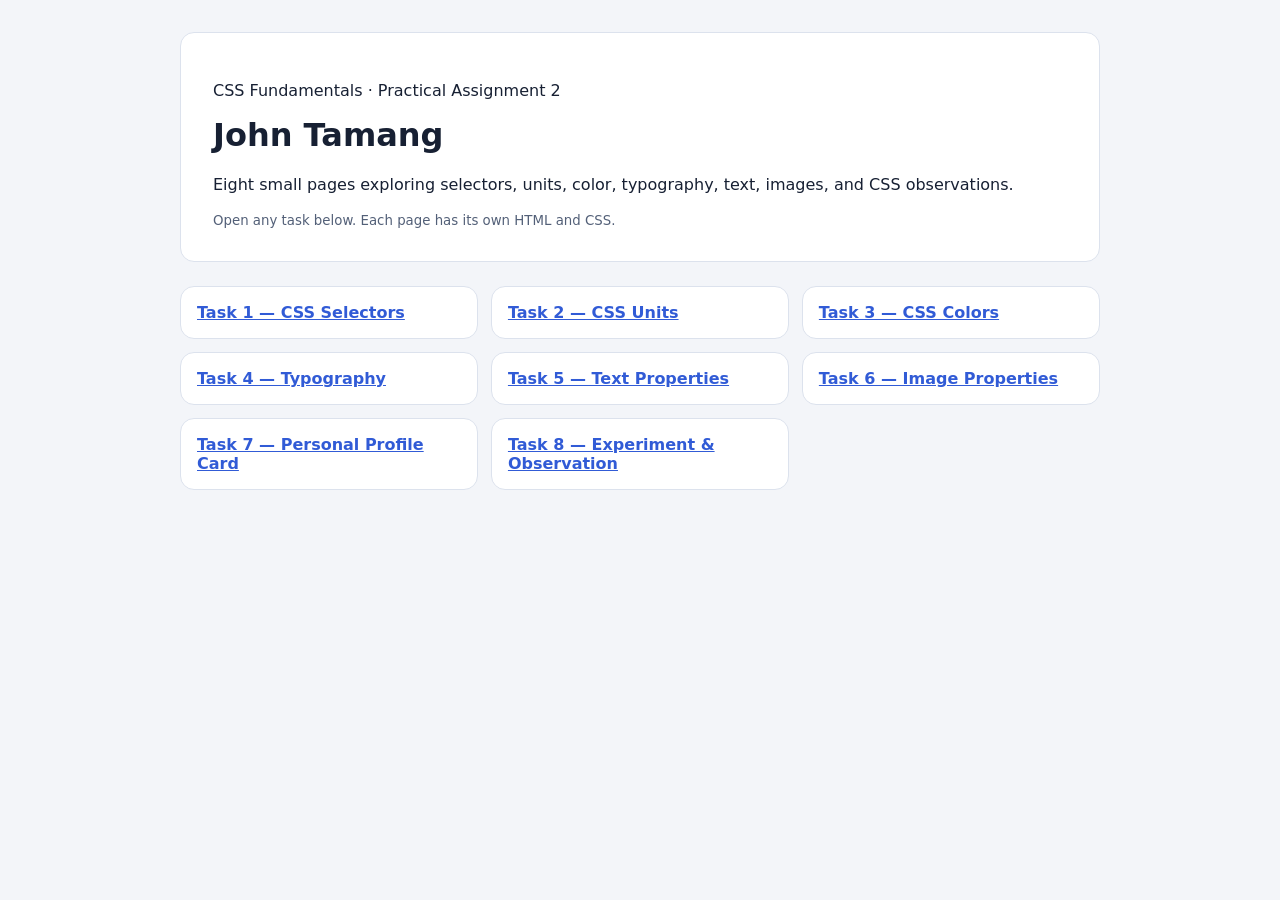
<file: index.html>
<!doctype html>
<html lang="en">
<head>
  <meta charset="utf-8">
  <meta name="viewport" content="width=device-width, initial-scale=1">
  <title>John Tamang | CSS Practical Assignment 2</title>
  <style>
    :root { color-scheme: light; font-family: system-ui, sans-serif; background: #f3f5f9; color: #172033; }
    body { max-width: 920px; margin: 0 auto; padding: 2rem 1rem; }
    header, li { background: white; border: 1px solid #dce2ed; border-radius: 14px; }
    header { padding: 2rem; margin-bottom: 1.5rem; }
    h1 { margin-top: 0; }
    ol { display: grid; grid-template-columns: repeat(auto-fit, minmax(230px, 1fr)); gap: .8rem; padding: 0; list-style: none; }
    li { padding: 1rem; }
    a { color: #315bd6; font-weight: 650; }
    small { color: #536078; }
  </style>
</head>
<body>
  <header>
    <p>CSS Fundamentals · Practical Assignment 2</p>
    <h1>John Tamang</h1>
    <p>Eight small pages exploring selectors, units, color, typography, text, images, and CSS observations.</p>
    <small>Open any task below. Each page has its own HTML and CSS.</small>
  </header>
  <main>
    <ol>
      <li><a href="Task%201%20-%20CSS%20Selectors/index.html">Task 1 — CSS Selectors</a></li>
      <li><a href="Task%202%20-%20CSS%20Units/index.html">Task 2 — CSS Units</a></li>
      <li><a href="Task%203%20-%20CSS%20Colors/index.html">Task 3 — CSS Colors</a></li>
      <li><a href="Task%204%20-%20Typography/index.html">Task 4 — Typography</a></li>
      <li><a href="Task%205%20-%20Text%20Properties/index.html">Task 5 — Text Properties</a></li>
      <li><a href="Task%206%20-%20Image%20Properties/index.html">Task 6 — Image Properties</a></li>
      <li><a href="Task%207%20-%20Profile%20Card/index.html">Task 7 — Personal Profile Card</a></li>
      <li><a href="Task%208%20-%20Experiment%20and%20Observation/index.html">Task 8 — Experiment &amp; Observation</a></li>
    </ol>
  </main>
</body>
</html>
</file>
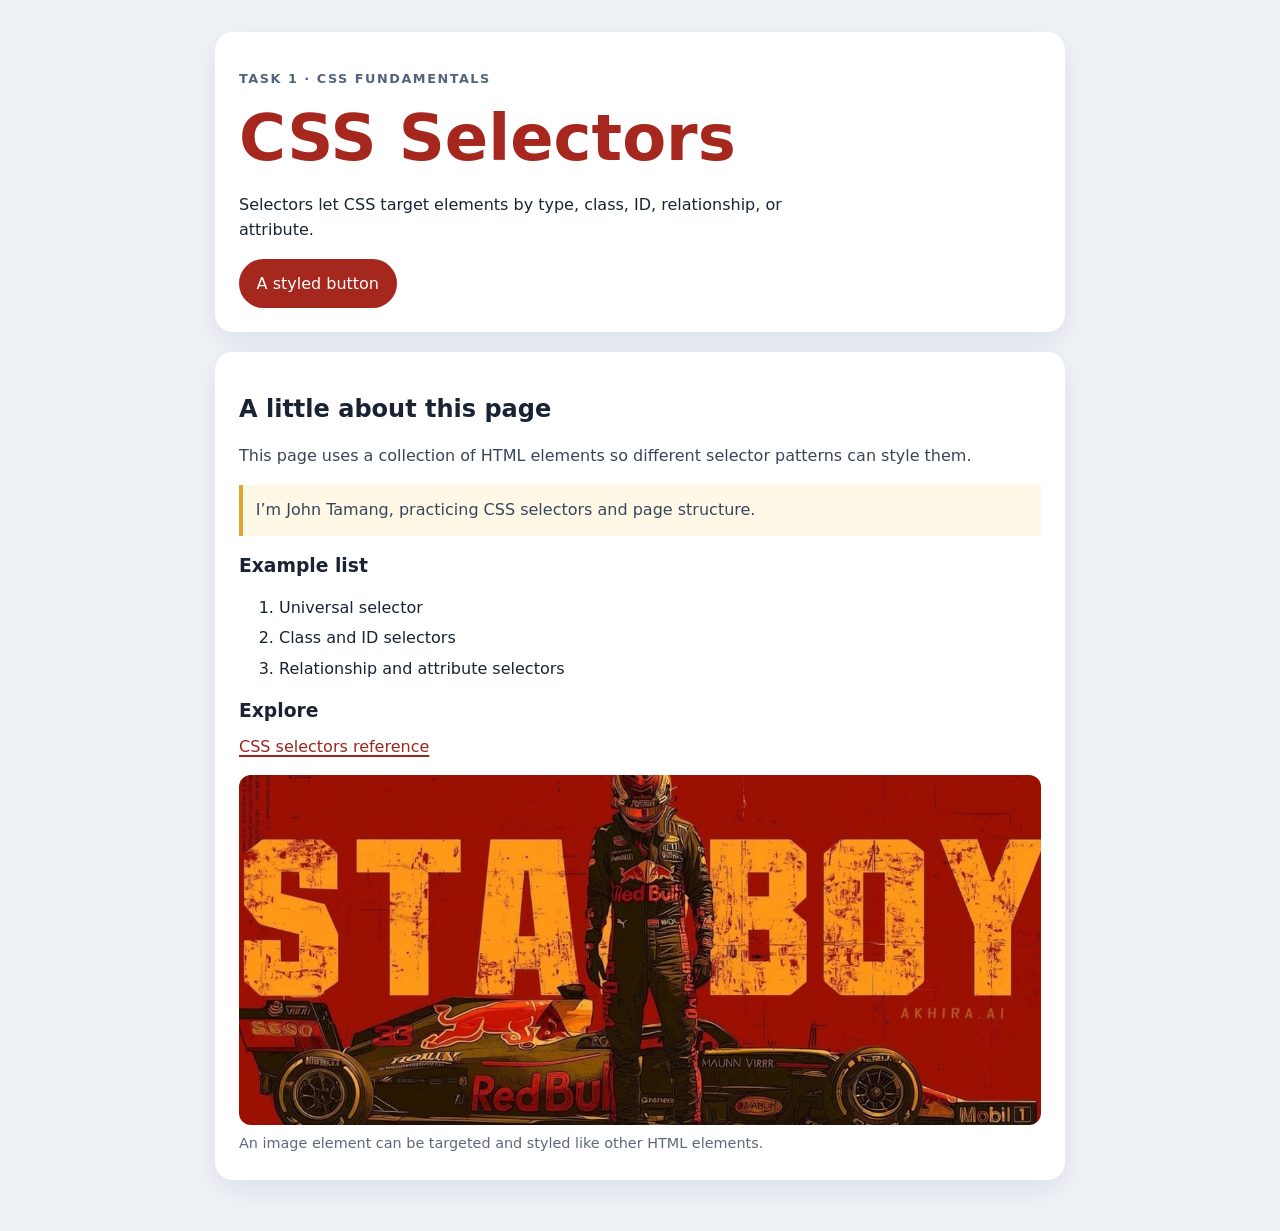
<file: Task 1 - CSS Selectors/index.html>
<!doctype html>
<html lang="en">
<head>
  <meta charset="utf-8">
  <meta name="viewport" content="width=device-width, initial-scale=1">
  <title>Task 1 — CSS Selectors</title>
  <link rel="stylesheet" href="style.css">
</head>
<body>
  <header class="hero" id="top">
    <p class="eyebrow">Task 1 · CSS Fundamentals</p>
    <h1 id="page-title">CSS Selectors</h1>
    <p class="intro">Selectors let CSS target elements by type, class, ID, relationship, or attribute.</p>
    <button type="button" class="primary-button">A styled button</button>
  </header>
  <main>
    <section class="panel selector-demo" aria-labelledby="about-heading">
      <h2 id="about-heading">A little about this page</h2>
      <p>This page uses a collection of HTML elements so different selector patterns can style them.</p>
      <p class="note">I’m John Tamang, practicing CSS selectors and page structure.</p>
      <h3>Example list</h3>
      <ol class="link-list">
        <li>Universal selector</li>
        <li>Class and ID selectors</li>
        <li>Relationship and attribute selectors</li>
      </ol>
      <h3>Explore</h3>
      <p><a href="https://developer.mozilla.org/en-US/docs/Web/CSS/CSS_selectors" target="_blank" rel="noreferrer">CSS selectors reference</a></p>
      <figure>
        <img src="../assets/racing-art.jpeg" alt="Illustrated racing driver and race car">
        <figcaption>An image element can be targeted and styled like other HTML elements.</figcaption>
      </figure>
    </section>
  </main>
</body>
</html>
</file>
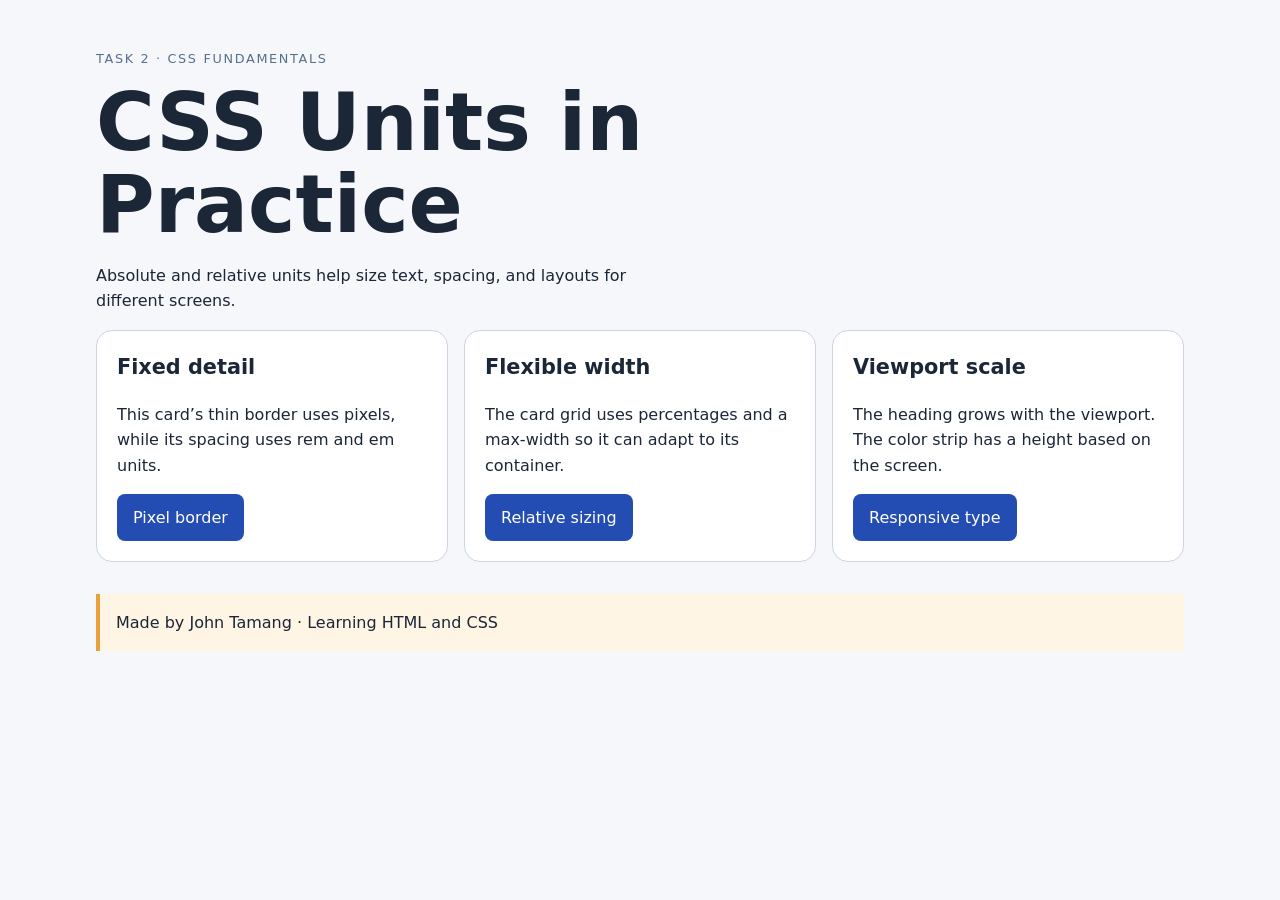
<file: Task 2 - CSS Units/index.html>
<!doctype html>
<html lang="en">
<head>
  <meta charset="utf-8">
  <meta name="viewport" content="width=device-width, initial-scale=1">
  <title>Task 2 — CSS Units</title>
  <link rel="stylesheet" href="style.css">
</head>
<body>
  <main class="container">
    <header class="intro">
      <p class="eyebrow">Task 2 · CSS Fundamentals</p>
      <h1>CSS Units in Practice</h1>
      <p>Absolute and relative units help size text, spacing, and layouts for different screens.</p>
    </header>
    <section class="cards" aria-label="Examples of CSS units">
      <article class="card">
        <h2>Fixed detail</h2>
        <p>This card’s thin border uses pixels, while its spacing uses rem and em units.</p>
        <button type="button">Pixel border</button>
      </article>
      <article class="card">
        <h2>Flexible width</h2>
        <p>The card grid uses percentages and a max-width so it can adapt to its container.</p>
        <button type="button">Relative sizing</button>
      </article>
      <article class="card">
        <h2>Viewport scale</h2>
        <p>The heading grows with the viewport. The color strip has a height based on the screen.</p>
        <button type="button">Responsive type</button>
      </article>
    </section>
    <p class="unit-note">Made by John Tamang · Learning HTML and CSS</p>
  </main>
</body>
</html>
</file>
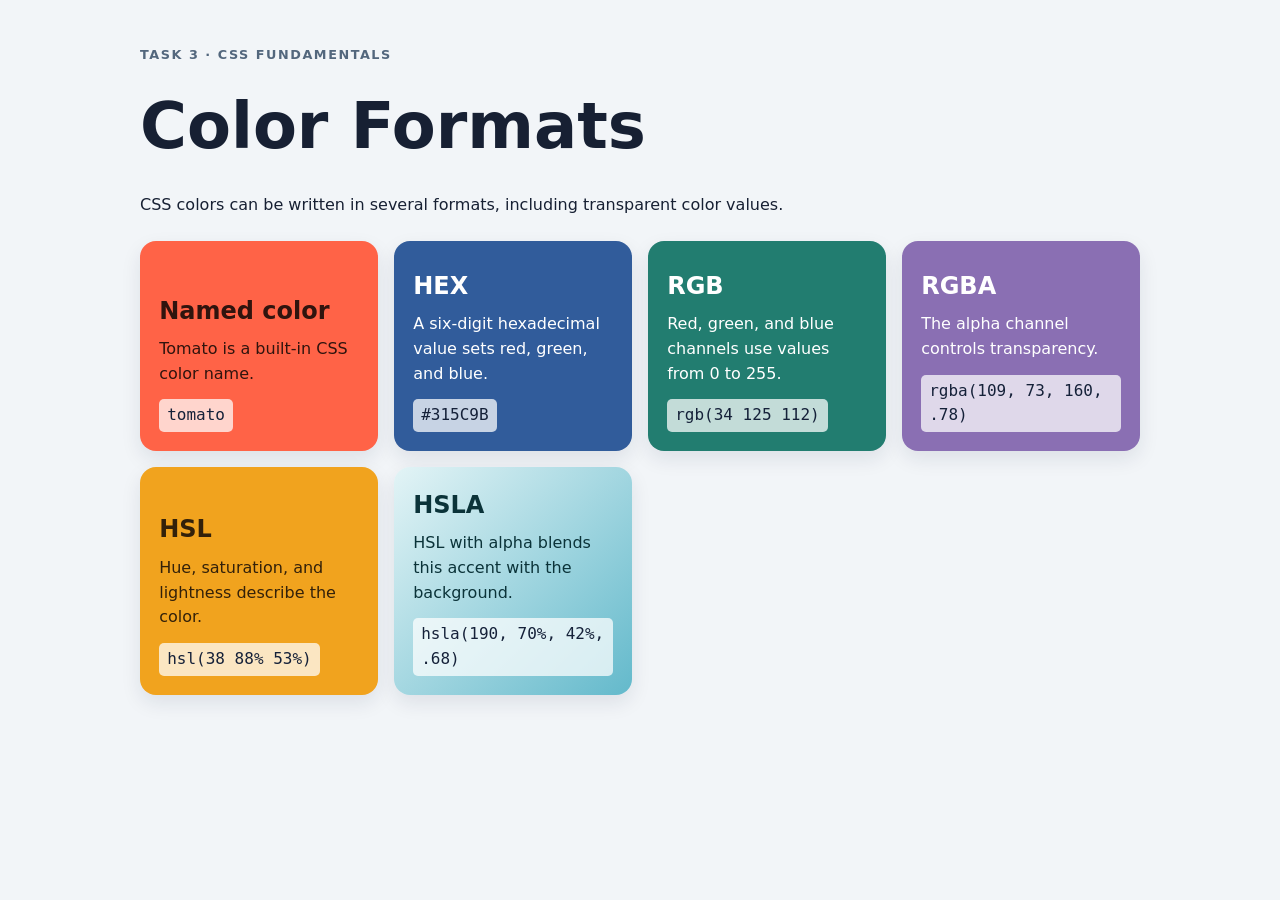
<file: Task 3 - CSS Colors/index.html>
<!doctype html>
<html lang="en">
<head>
  <meta charset="utf-8">
  <meta name="viewport" content="width=device-width, initial-scale=1">
  <title>Task 3 — CSS Colors</title>
  <link rel="stylesheet" href="style.css">
</head>
<body>
  <main class="page">
    <header><p class="eyebrow">Task 3 · CSS Fundamentals</p><h1>Color Formats</h1><p>CSS colors can be written in several formats, including transparent color values.</p></header>
    <section class="swatches" aria-label="Six CSS color examples">
      <article class="swatch named"><h2>Named color</h2><p>Tomato is a built-in CSS color name.</p><code>tomato</code></article>
      <article class="swatch hex"><h2>HEX</h2><p>A six-digit hexadecimal value sets red, green, and blue.</p><code>#315C9B</code></article>
      <article class="swatch rgb"><h2>RGB</h2><p>Red, green, and blue channels use values from 0 to 255.</p><code>rgb(34 125 112)</code></article>
      <article class="swatch rgba"><h2>RGBA</h2><p>The alpha channel controls transparency.</p><code>rgba(109, 73, 160, .78)</code></article>
      <article class="swatch hsl"><h2>HSL</h2><p>Hue, saturation, and lightness describe the color.</p><code>hsl(38 88% 53%)</code></article>
      <article class="swatch hsla"><h2>HSLA</h2><p>HSL with alpha blends this accent with the background.</p><code>hsla(190, 70%, 42%, .68)</code></article>
    </section>
  </main>
</body>
</html>
</file>
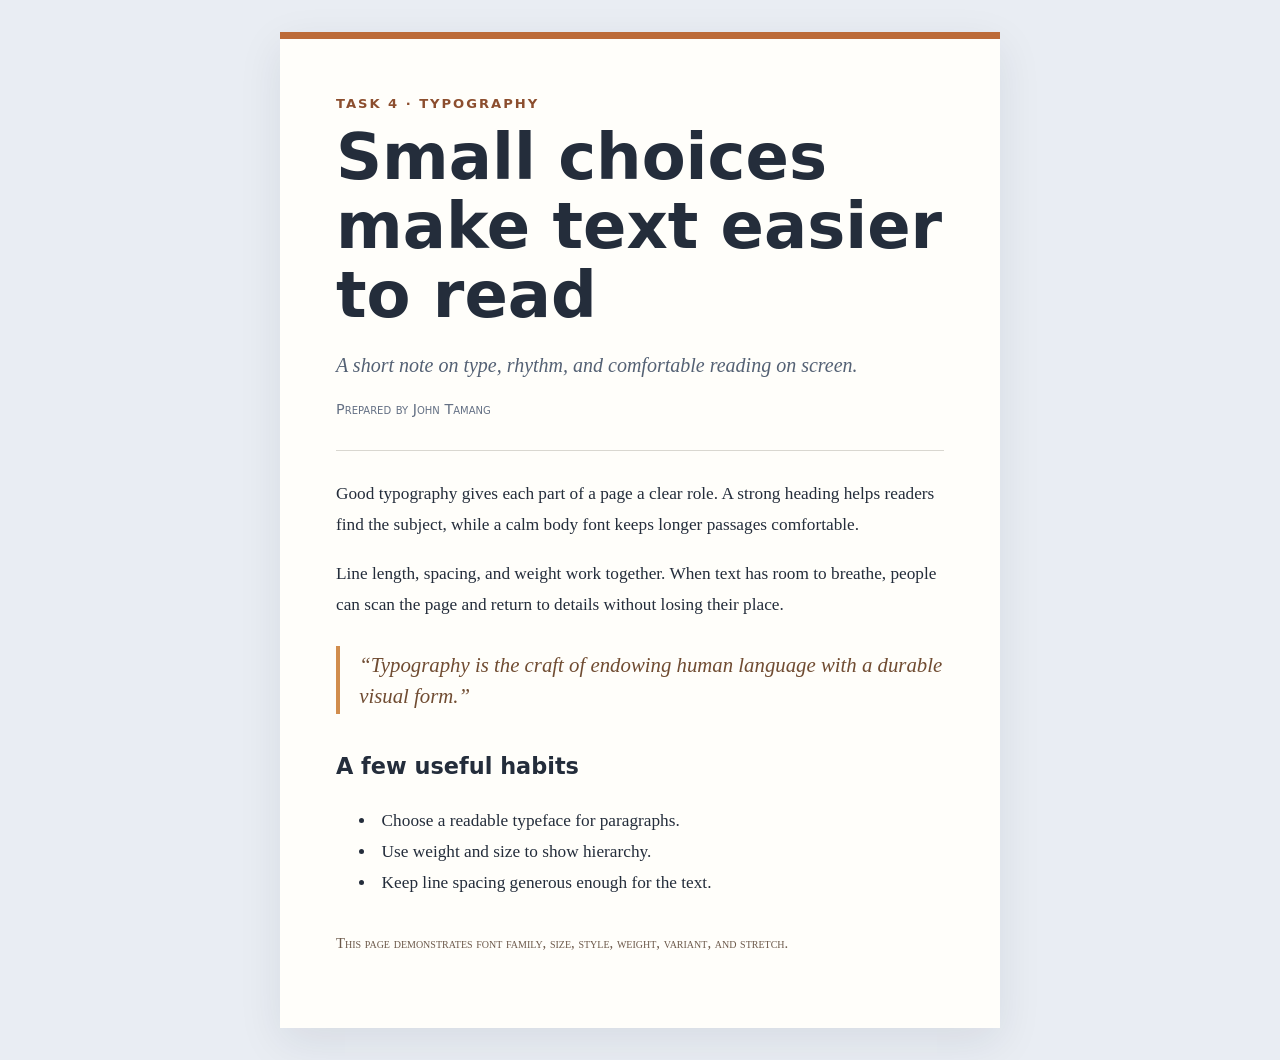
<file: Task 4 - Typography/index.html>
<!doctype html>
<html lang="en">
<head>
  <meta charset="utf-8">
  <meta name="viewport" content="width=device-width, initial-scale=1">
  <title>Task 4 — Typography</title>
  <link rel="stylesheet" href="style.css">
</head>
<body>
  <article class="article">
    <p class="kicker">Task 4 · Typography</p>
    <h1>Small choices make text easier to read</h1>
    <p class="subtitle">A short note on type, rhythm, and comfortable reading on screen.</p>
    <p class="byline">Prepared by John Tamang</p>
    <hr>
    <p>Good typography gives each part of a page a clear role. A strong heading helps readers find the subject, while a calm body font keeps longer passages comfortable.</p>
    <p>Line length, spacing, and weight work together. When text has room to breathe, people can scan the page and return to details without losing their place.</p>
    <blockquote>“Typography is the craft of endowing human language with a durable visual form.”</blockquote>
    <h2>A few useful habits</h2>
    <ul>
      <li>Choose a readable typeface for paragraphs.</li>
      <li>Use weight and size to show hierarchy.</li>
      <li>Keep line spacing generous enough for the text.</li>
    </ul>
    <p class="closing">This page demonstrates font family, size, style, weight, variant, and stretch.</p>
  </article>
</body>
</html>
</file>
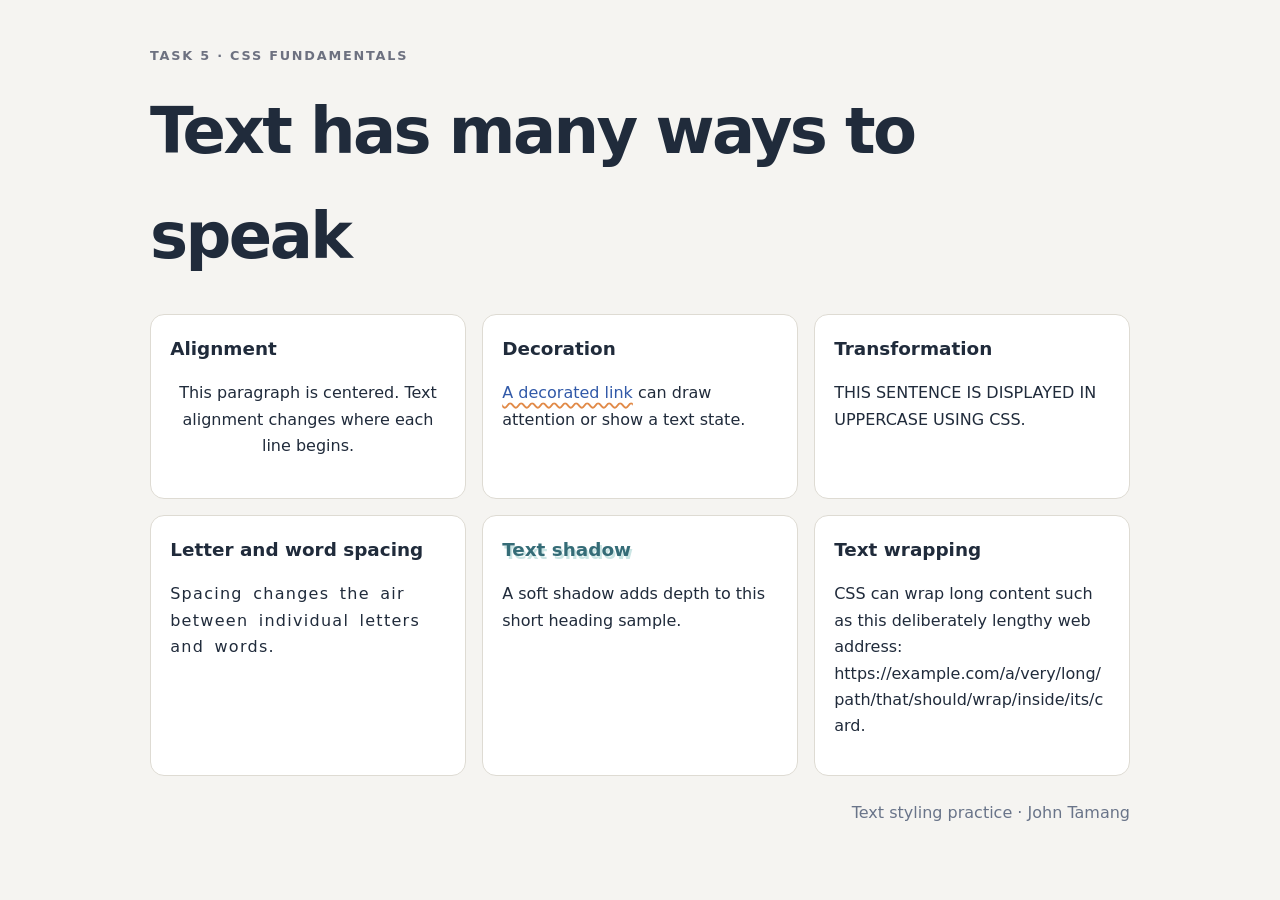
<file: Task 5 - Text Properties/index.html>
<!doctype html>
<html lang="en">
<head>
  <meta charset="utf-8">
  <meta name="viewport" content="width=device-width, initial-scale=1">
  <title>Task 5 — Text Properties</title>
  <link rel="stylesheet" href="style.css">
</head>
<body>
  <main class="page">
    <p class="eyebrow">Task 5 · CSS Fundamentals</p>
    <h1>Text has many ways to speak</h1>
    <section class="examples">
      <article class="example align"><h2>Alignment</h2><p>This paragraph is centered. Text alignment changes where each line begins.</p></article>
      <article class="example decorate"><h2>Decoration</h2><p><a href="https://developer.mozilla.org/en-US/docs/Web/CSS/text-decoration">A decorated link</a> can draw attention or show a text state.</p></article>
      <article class="example transform"><h2>Transformation</h2><p>this sentence is displayed in uppercase using CSS.</p></article>
      <article class="example spacing"><h2>Letter and word spacing</h2><p>Spacing changes the air between individual letters and words.</p></article>
      <article class="example shadow"><h2>Text shadow</h2><p>A soft shadow adds depth to this short heading sample.</p></article>
      <article class="example wrapping"><h2>Text wrapping</h2><p>CSS can wrap long content such as this deliberately lengthy web address: https://example.com/a/very/long/path/that/should/wrap/inside/its/card.</p></article>
    </section>
    <p class="credit">Text styling practice · John Tamang</p>
  </main>
</body>
</html>
</file>
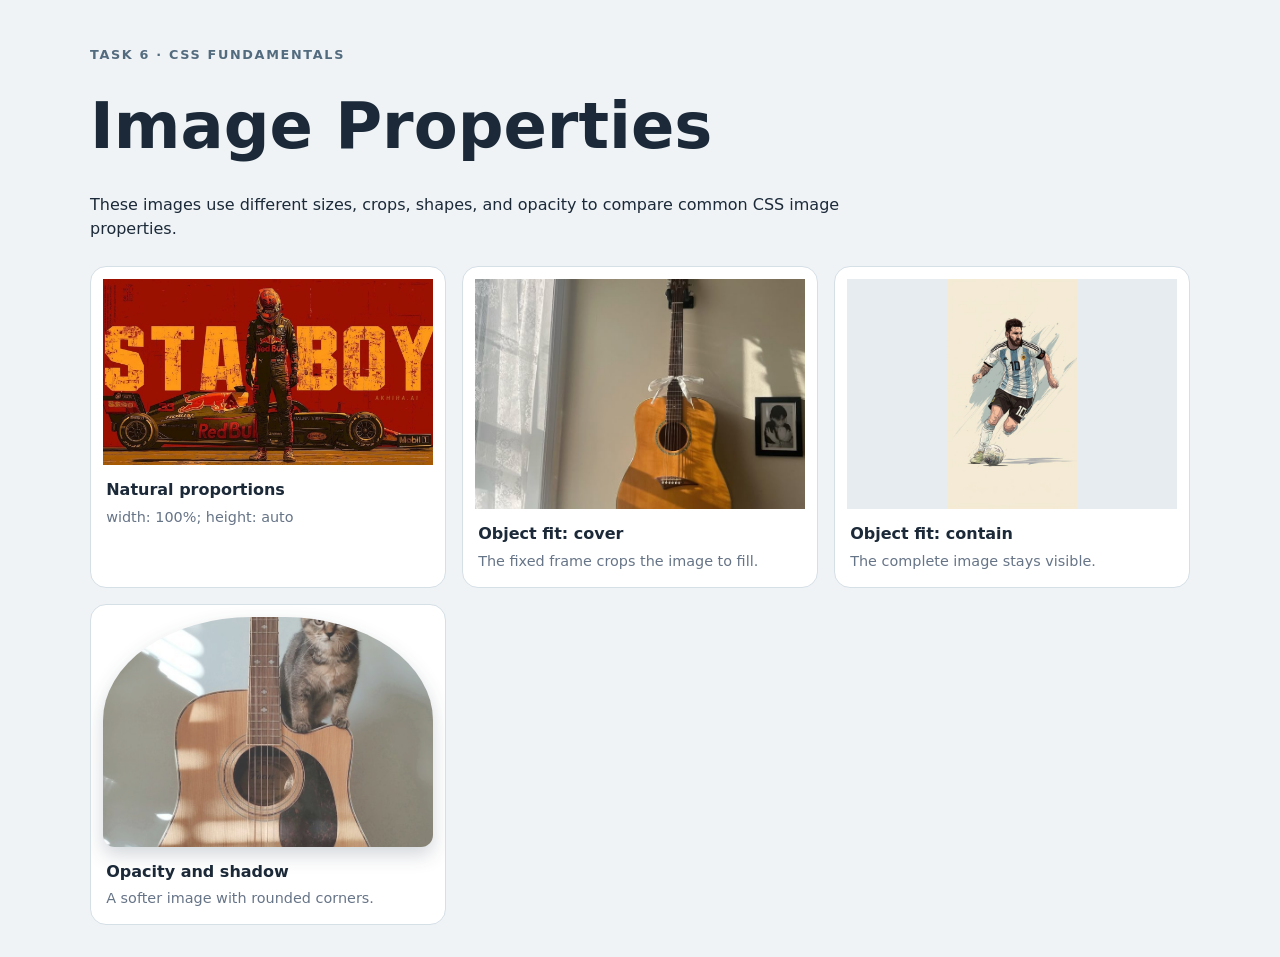
<file: Task 6 - Image Properties/index.html>
<!doctype html>
<html lang="en">
<head>
  <meta charset="utf-8">
  <meta name="viewport" content="width=device-width, initial-scale=1">
  <title>Task 6 — Image Properties</title>
  <link rel="stylesheet" href="style.css">
</head>
<body>
  <main class="page">
    <header><p class="eyebrow">Task 6 · CSS Fundamentals</p><h1>Image Properties</h1><p>These images use different sizes, crops, shapes, and opacity to compare common CSS image properties.</p></header>
    <section class="gallery" aria-label="Image property examples">
      <figure class="image-card"><img class="natural" src="../assets/racing-art.jpeg" alt="Illustrated racing driver standing in front of a race car"><figcaption><strong>Natural proportions</strong><span>width: 100%; height: auto</span></figcaption></figure>
      <figure class="image-card"><img class="cover" src="../assets/guitar-room.jpeg" alt="Acoustic guitar hanging in a sunlit room"><figcaption><strong>Object fit: cover</strong><span>The fixed frame crops the image to fill.</span></figcaption></figure>
      <figure class="image-card"><img class="contain" src="../assets/football-art.jpeg" alt="Illustration of a footballer in Argentina colors"><figcaption><strong>Object fit: contain</strong><span>The complete image stays visible.</span></figcaption></figure>
      <figure class="image-card"><img class="soft" src="../assets/guitar-cat.jpeg" alt="Kitten sitting beside an acoustic guitar"><figcaption><strong>Opacity and shadow</strong><span>A softer image with rounded corners.</span></figcaption></figure>
    </section>
  </main>
</body>
</html>
</file>
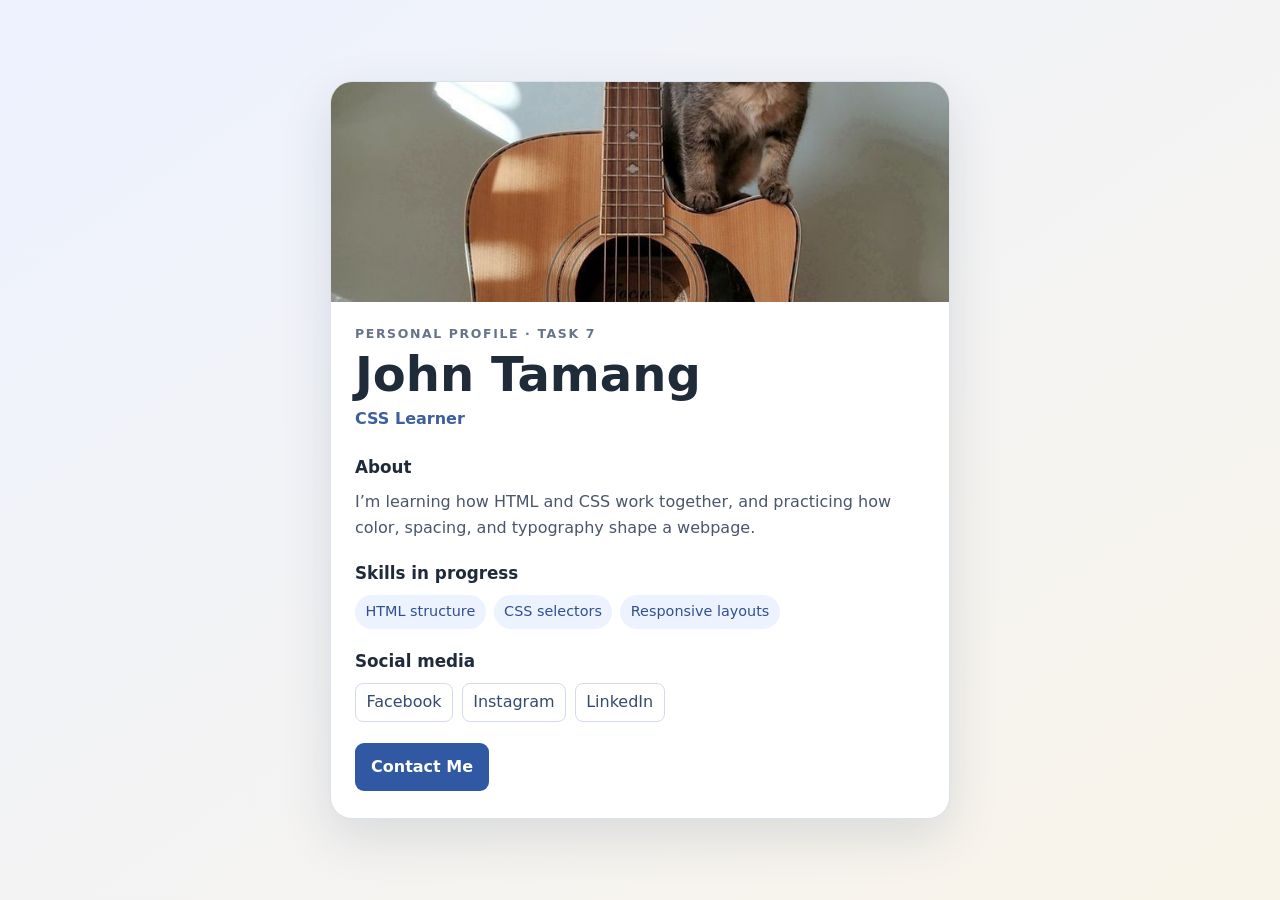
<file: Task 7 - Profile Card/index.html>
<!doctype html>
<html lang="en">
<head>
  <meta charset="utf-8">
  <meta name="viewport" content="width=device-width, initial-scale=1">
  <title>Task 7 — John Tamang Profile Card</title>
  <link rel="stylesheet" href="style.css">
</head>
<body>
  <main class="profile-card">
    <div class="profile-art"><img src="../assets/guitar-cat.jpeg" alt="A kitten sitting beside an acoustic guitar"></div>
    <p class="eyebrow">Personal Profile · Task 7</p>
    <h1 id="name">John Tamang</h1>
    <p class="profession">CSS Learner</p>
    <section>
      <h2>About</h2>
      <p class="description">I’m learning how HTML and CSS work together, and practicing how color, spacing, and typography shape a webpage.</p>
    </section>
    <section>
      <h2>Skills in progress</h2>
      <ul class="skills"><li>HTML structure</li><li>CSS selectors</li><li>Responsive layouts</li></ul>
    </section>
    <section id="social-links">
      <h2>Social media</h2>
      <nav class="social-links" aria-label="Social media platforms">
        <a href="https://www.facebook.com/">Facebook</a>
        <a href="https://www.instagram.com/">Instagram</a>
        <a href="https://www.linkedin.com/">LinkedIn</a>
      </nav>
    </section>
    <a class="contact-button" href="#social-links">Contact Me</a>
  </main>
</body>
</html>
</file>
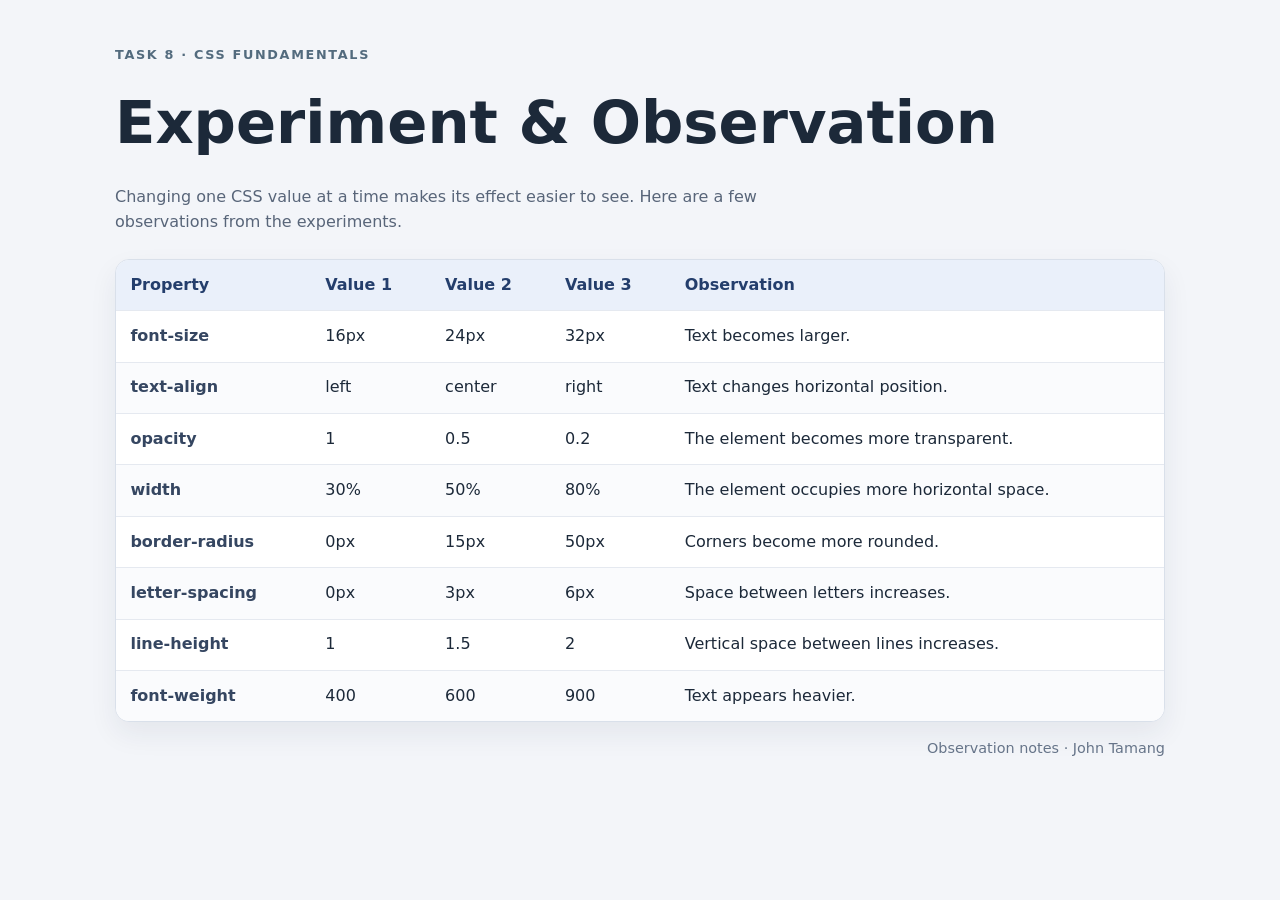
<file: Task 8 - Experiment and Observation/index.html>
<!doctype html>
<html lang="en">
<head>
  <meta charset="utf-8">
  <meta name="viewport" content="width=device-width, initial-scale=1">
  <title>Task 8 — CSS Experiment &amp; Observation</title>
  <link rel="stylesheet" href="style.css">
</head>
<body>
  <main class="page">
    <p class="eyebrow">Task 8 · CSS Fundamentals</p>
    <h1>Experiment &amp; Observation</h1>
    <p class="intro">Changing one CSS value at a time makes its effect easier to see. Here are a few observations from the experiments.</p>
    <div class="table-wrap">
      <table>
        <thead><tr><th>Property</th><th>Value 1</th><th>Value 2</th><th>Value 3</th><th>Observation</th></tr></thead>
        <tbody>
          <tr><th scope="row">font-size</th><td>16px</td><td>24px</td><td>32px</td><td>Text becomes larger.</td></tr>
          <tr><th scope="row">text-align</th><td>left</td><td>center</td><td>right</td><td>Text changes horizontal position.</td></tr>
          <tr><th scope="row">opacity</th><td>1</td><td>0.5</td><td>0.2</td><td>The element becomes more transparent.</td></tr>
          <tr><th scope="row">width</th><td>30%</td><td>50%</td><td>80%</td><td>The element occupies more horizontal space.</td></tr>
          <tr><th scope="row">border-radius</th><td>0px</td><td>15px</td><td>50px</td><td>Corners become more rounded.</td></tr>
          <tr><th scope="row">letter-spacing</th><td>0px</td><td>3px</td><td>6px</td><td>Space between letters increases.</td></tr>
          <tr><th scope="row">line-height</th><td>1</td><td>1.5</td><td>2</td><td>Vertical space between lines increases.</td></tr>
          <tr><th scope="row">font-weight</th><td>400</td><td>600</td><td>900</td><td>Text appears heavier.</td></tr>
        </tbody>
      </table>
    </div>
    <p class="credit">Observation notes · John Tamang</p>
  </main>
</body>
</html>
</file>
<file: Task 1 - CSS Selectors/style.css>
* { box-sizing: border-box; }
body { margin: 0; padding: 2rem 1rem; background: #eef2f7; color: #192333; font: 16px/1.6 system-ui, sans-serif; }
.hero, .panel { max-width: 850px; margin: 0 auto 1.2rem; padding: 1.5rem; border-radius: 18px; background: white; box-shadow: 0 10px 28px #15233b12; }
#page-title { margin: 0; color: #a5271d; font-size: clamp(2rem, 7vw, 4rem); }
h1, h2, h3 { line-height: 1.15; }
.eyebrow { color: #53647b; text-transform: uppercase; letter-spacing: .12em; font-size: .8rem; font-weight: 700; }
.intro { max-width: 60ch; }
.primary-button { border: 0; border-radius: 999px; padding: .75rem 1.1rem; background: #a5271d; color: white; font: inherit; cursor: pointer; }
.selector-demo p { color: #38465a; }
.selector-demo .note { padding: .8rem; border-left: 4px solid #e0a532; background: #fff8e7; }
.link-list > li { margin: .3rem 0; }
h3 + p { margin-top: -.4rem; }
a[target="_blank"] { text-decoration-thickness: 2px; text-underline-offset: 3px; }
a { color: #9c261c; }
figure { margin: 1rem 0 0; }
figure img { display: block; width: 100%; max-height: 350px; object-fit: cover; border-radius: 12px; }
figcaption { margin-top: .45rem; color: #5b687a; font-size: .9rem; }
</file>
<file: Task 2 - CSS Units/style.css>
:root { font-size: 16px; }
* { box-sizing: border-box; }
body { margin: 0; min-height: 100vh; background: #f5f7fb; color: #1b2637; font: 1rem/1.6 system-ui, sans-serif; }
.container { width: min(90%, 68rem); margin: 0 auto; padding: 4vh 0 2rem; }
.intro { min-height: 30vh; display: flex; flex-direction: column; justify-content: center; }
.eyebrow { font-size: .8rem; letter-spacing: .13em; text-transform: uppercase; color: #57708b; }
h1 { max-width: 12ch; margin: 0; font-size: clamp(2.2rem, 7vw, 5rem); line-height: 1.03; }
.intro > p:last-child { max-width: 58ch; }
.cards { display: grid; grid-template-columns: repeat(auto-fit, minmax(min(100%, 15rem), 1fr)); gap: 1rem; }
.card { padding: 1.25em; border: 1px solid #cdd5e1; border-radius: 1rem; background: white; }
.card h2 { margin-top: 0; font-size: 1.3em; }
.card button { padding: .65em 1em; border: 0; border-radius: .5em; background: #244db3; color: white; font: inherit; }
.unit-note { margin-top: 2rem; padding: 1rem; border-left: 4px solid #e9a23b; background: #fff5e5; }
@media (max-width: 36rem) { .container { width: 92%; padding-top: 2vh; } }
</file>
<file: Task 3 - CSS Colors/style.css>
* { box-sizing: border-box; }
body { margin: 0; padding: 2rem 1rem; background: #f2f5f8; color: #172033; font: 16px/1.55 system-ui, sans-serif; }
.page { max-width: 1000px; margin: auto; }
header { margin-bottom: 1.5rem; }
.eyebrow { color: #53677d; text-transform: uppercase; letter-spacing: .12em; font-size: .8rem; font-weight: 700; }
h1 { margin: 0; font-size: clamp(2.3rem, 7vw, 4rem); }
.swatches { display: grid; grid-template-columns: repeat(auto-fit, minmax(230px, 1fr)); gap: 1rem; }
.swatch { min-height: 210px; padding: 1.2rem; display: flex; flex-direction: column; justify-content: end; border-radius: 16px; box-shadow: 0 8px 20px #13233b18; }
.swatch h2 { margin: 0; }
.swatch p { margin: .45rem 0 .8rem; max-width: 38ch; }
.swatch code { width: fit-content; padding: .25rem .5rem; border-radius: 5px; background: #ffffffba; color: #152139; }
.named { background: tomato; color: #30140e; }
.hex { background: #315c9b; color: white; }
.rgb { background: rgb(34 125 112); color: white; }
.rgba { background: rgba(109, 73, 160, .78); color: white; }
.hsl { background: hsl(38 88% 53%); color: #33210a; }
.hsla { background: linear-gradient(135deg, #e3f4f6, hsla(190, 70%, 42%, .68)); color: #0b3339; }
</file>
<file: Task 4 - Typography/style.css>
* { box-sizing: border-box; }
body { margin: 0; padding: 2rem 1rem; background: #e9edf3; color: #242d3b; font-family: Georgia, "Times New Roman", serif; font-size: 1.08rem; font-stretch: normal; line-height: 1.8; }
.article { max-width: 720px; margin: auto; padding: clamp(1.3rem, 5vw, 3.5rem); background: #fffefa; border-top: 7px solid #bc6b39; box-shadow: 0 14px 42px #18263b16; }
.kicker { margin: 0 0 .7rem; color: #8c4e2e; font: 700 .82rem/1.3 system-ui, sans-serif; letter-spacing: .15em; text-transform: uppercase; }
h1 { max-width: 18ch; margin: 0; font-family: system-ui, sans-serif; font-size: clamp(2.25rem, 7vw, 4rem); font-weight: 750; font-stretch: condensed; line-height: 1.08; }
.subtitle { margin: 1rem 0 .5rem; font-size: 1.25rem; font-style: italic; color: #546174; }
.byline { color: #647084; font-family: system-ui, sans-serif; font-size: .9rem; font-variant: small-caps; }
hr { margin: 1.7rem 0; border: 0; border-top: 1px solid #d9d7d0; }
h2 { margin-top: 2rem; font-family: system-ui, sans-serif; font-size: 1.4rem; font-weight: 700; }
blockquote { margin: 1.6rem 0; padding: .2rem 0 .2rem 1.2rem; border-left: 4px solid #d18d4d; color: #704c32; font-size: 1.3rem; font-style: italic; line-height: 1.5; }
li { padding-left: .35rem; }
.closing { margin-top: 2rem; color: #6b5849; font-size: .92rem; font-variant: small-caps; }
</file>
<file: Task 5 - Text Properties/style.css>
* { box-sizing: border-box; }
body { margin: 0; padding: 2rem 1rem; background: #f5f4f1; color: #202b3b; font: 16px/1.65 system-ui, sans-serif; }
.page { max-width: 980px; margin: auto; }
.eyebrow { color: #6d7180; font-size: .8rem; font-weight: 700; letter-spacing: .14em; text-transform: uppercase; }
h1 { margin: 0 0 1.5rem; font-size: clamp(2.2rem, 6vw, 4rem); letter-spacing: -.04em; }
.examples { display: grid; grid-template-columns: repeat(auto-fit, minmax(250px, 1fr)); gap: 1rem; }
.example { min-height: 185px; padding: 1.2rem; border: 1px solid #dedbd3; border-radius: 14px; background: white; }
.example h2 { margin: 0 0 .6rem; font-size: 1.15rem; }
.align p { text-align: center; }
.decorate a { color: #3159a8; text-decoration: underline wavy #e18a48 2px; text-underline-offset: 4px; }
.transform p { text-transform: uppercase; }
.spacing p { letter-spacing: .08em; word-spacing: .25em; }
.shadow h2 { color: #356c77; text-shadow: 2px 3px 0 #cbe5e4; }
.wrapping p { overflow-wrap: anywhere; }
.credit { margin-top: 1.5rem; color: #697489; text-align: right; }
</file>
<file: Task 6 - Image Properties/style.css>
* { box-sizing: border-box; }
body { margin: 0; padding: 2rem 1rem; background: #eff3f6; color: #1b2938; font: 16px/1.55 system-ui, sans-serif; }
.page { max-width: 1100px; margin: auto; }
header { max-width: 760px; margin-bottom: 1.5rem; }
.eyebrow { color: #536b7e; font-size: .8rem; font-weight: 700; letter-spacing: .13em; text-transform: uppercase; }
h1 { margin: 0; font-size: clamp(2.3rem, 6vw, 4rem); }
.gallery { display: grid; grid-template-columns: repeat(auto-fit, minmax(min(100%, 270px), 1fr)); gap: 1rem; }
.image-card { overflow: hidden; margin: 0; padding: .75rem; border: 1px solid #d5dfe6; border-radius: 16px; background: white; }
.image-card img { display: block; width: 100%; max-width: 100%; height: 230px; background: #e7ecf1; }
.natural { height: auto !important; max-height: 230px; object-fit: contain; }
.cover { object-fit: cover; object-position: center; }
.contain { object-fit: contain; object-position: center 35%; }
.soft { object-fit: cover; opacity: .78; border-radius: 45% 45% 12px 12px; box-shadow: 0 8px 18px #22374a40; }
figcaption { display: grid; gap: .2rem; padding: .8rem .2rem .15rem; }
figcaption span { color: #667487; font-size: .9rem; }
</file>
<file: Task 7 - Profile Card/style.css>
* { box-sizing: border-box; }
body { min-height: 100vh; margin: 0; padding: 2rem 1rem; display: grid; place-items: center; background: linear-gradient(145deg, #edf2ff, #f9f4e9); color: #202b3a; font: 16px/1.6 system-ui, sans-serif; }
.profile-card { width: min(100%, 620px); overflow: hidden; padding: 0 1.5rem 1.7rem; border: 1px solid #dce2eb; border-radius: 22px; background: white; box-shadow: 0 18px 50px #20304a20; }
.profile-art { height: 220px; margin: 0 -1.5rem 1.4rem; background: #dce8e9; }
.profile-art img { display: block; width: 100%; height: 100%; object-fit: cover; object-position: center 48%; }
.eyebrow { margin-bottom: .25rem; color: #66748b; font-size: .78rem; font-weight: 700; letter-spacing: .13em; text-transform: uppercase; }
#name { margin: 0; font-size: clamp(2rem, 7vw, 3rem); line-height: 1.1; }
.profession { margin: .35rem 0 1.4rem; color: #3d5f9e; font-weight: 650; }
section { margin-top: 1.2rem; }
h2 { margin: 0 0 .5rem; font-size: 1.05rem; }
.description { max-width: 58ch; margin: 0; color: #4a5669; }
.skills { display: flex; flex-wrap: wrap; gap: .5rem; margin: 0; padding: 0; list-style: none; }
.skills li { padding: .35rem .65rem; border-radius: 999px; background: #edf2ff; color: #31508d; font-size: .9rem; }
.social-links { display: flex; flex-wrap: wrap; gap: .55rem; }
.social-links a { padding: .35rem .65rem; border: 1px solid #d2dbea; border-radius: 8px; color: #344b70; text-decoration: none; }
.contact-button { display: inline-block; margin-top: 1.35rem; padding: .7rem 1rem; border-radius: 9px; background: #3158a2; color: white; font-weight: 700; text-decoration: none; }
.contact-button:hover, .social-links a:hover { filter: brightness(.93); }
</file>
<file: Task 8 - Experiment and Observation/style.css>
* { box-sizing: border-box; }
body { margin: 0; padding: 2rem 1rem; background: #f3f5f9; color: #1c2939; font: 16px/1.55 system-ui, sans-serif; }
.page { max-width: 1050px; margin: auto; }
.eyebrow { color: #536b7e; font-size: .8rem; font-weight: 700; letter-spacing: .13em; text-transform: uppercase; }
h1 { margin: 0; font-size: clamp(2.2rem, 6vw, 3.7rem); }
.intro { max-width: 65ch; margin-bottom: 1.5rem; color: #586579; }
.table-wrap { overflow-x: auto; border: 1px solid #d9e0ea; border-radius: 14px; background: white; box-shadow: 0 12px 28px #1d304512; }
table { width: 100%; min-width: 680px; border-collapse: collapse; }
th, td { padding: .8rem .9rem; border-bottom: 1px solid #e5e9f0; text-align: left; }
thead { background: #eaf0fa; color: #243e6c; }
tbody tr:nth-child(even) { background: #fafbfd; }
tbody tr:last-child th, tbody tr:last-child td { border-bottom: 0; }
tbody th { color: #354661; }
.credit { color: #667489; text-align: right; font-size: .9rem; }
</file>
